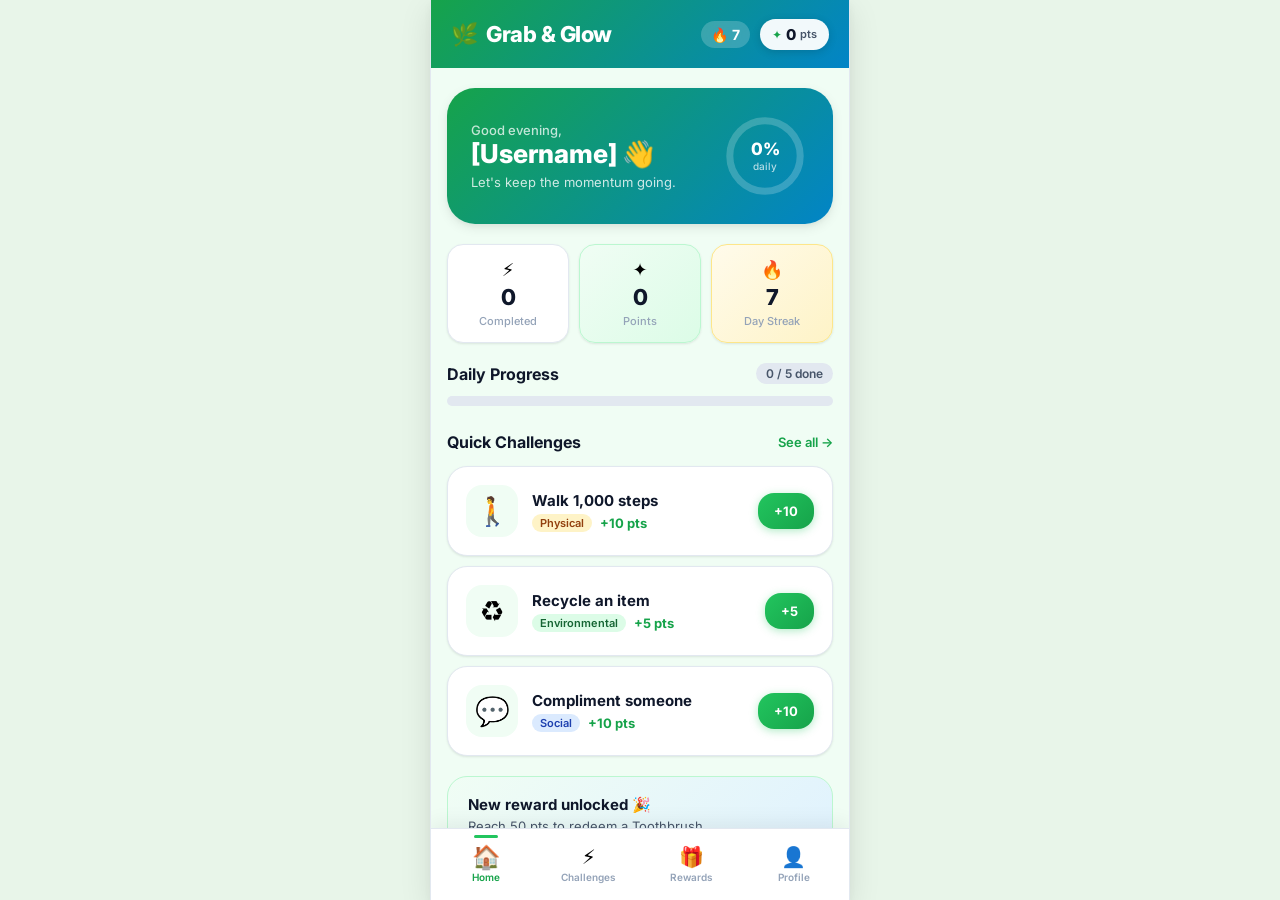
<file: index.html>
<!doctype html>
<html lang="en">
  <head>
    <meta charset="UTF-8" />
    <meta name="viewport" content="width=device-width, initial-scale=1.0" />
    <title>Grab & Glow</title>
    <link rel="stylesheet" href="style.css" />
    <link rel="preconnect" href="https://fonts.googleapis.com" />
    <link rel="preconnect" href="https://fonts.gstatic.com" crossorigin />
    <link href="https://fonts.googleapis.com/css2?family=Inter:wght@400;500;600;700;800&display=swap" rel="stylesheet" />
    <meta property="og:image" content="https://bolt.new/static/og_default.png">
    <meta name="twitter:card" content="summary_large_image">
    <meta name="twitter:image" content="https://bolt.new/static/og_default.png">
</head>
  <body>
    <div class="app-shell">

      <header class="app-header">
        <div class="header-inner">
          <div class="header-brand">
            <span class="brand-icon">🌿</span>
            <span class="brand-name">Grab & Glow</span>
          </div>
          <div class="header-right">
            <div class="streak-badge">
              <span class="streak-flame">🔥</span>
              <span class="streak-count" id="header-streak">7</span>
            </div>
            <div class="points-pill">
              <span class="points-icon">✦</span>
              <span id="header-points">0</span>
              <span class="points-label">pts</span>
            </div>
          </div>
        </div>
      </header>

      <main class="app-content">

        <section class="screen active" id="screen-home">
          <div class="screen-scroll">
            <div class="home-hero">
              <div class="hero-text">
                <p class="hero-greeting">Good morning,</p>
                <h1 class="hero-name"> [Username] 👋</h1>
                <p class="hero-sub">Let's keep the momentum going.</p>
              </div>
              <div class="hero-ring">
                <svg class="ring-svg" viewBox="0 0 100 100">
                  <circle class="ring-bg" cx="50" cy="50" r="40" />
                  <circle class="ring-fill" id="progress-ring" cx="50" cy="50" r="40" />
                </svg>
                <div class="ring-center">
                  <span class="ring-percent" id="ring-percent">0%</span>
                  <span class="ring-label">daily</span>
                </div>
              </div>
            </div>

            <div class="stats-row">
              <div class="stat-card">
                <span class="stat-icon">⚡</span>
                <span class="stat-value" id="stat-completed">0</span>
                <span class="stat-label">Completed</span>
              </div>
              <div class="stat-card accent-green">
                <span class="stat-icon">✦</span>
                <span class="stat-value" id="stat-points">0</span>
                <span class="stat-label">Points</span>
              </div>
              <div class="stat-card accent-amber">
                <span class="stat-icon">🔥</span>
                <span class="stat-value" id="stat-streak">7</span>
                <span class="stat-label">Day Streak</span>
              </div>
            </div>

            <div class="section-header">
              <h2 class="section-title">Daily Progress</h2>
              <span class="section-tag" id="home-progress-label">0 / 5 done</span>
            </div>
            <div class="progress-bar-wrap">
              <div class="progress-bar-track">
                <div class="progress-bar-fill" id="daily-progress-bar" style="width: 0%"></div>
              </div>
            </div>

            <div class="section-header" style="margin-top: 24px;">
              <h2 class="section-title">Quick Challenges</h2>
              <button class="link-btn" data-tab="challenges">See all →</button>
            </div>
            <div class="quick-challenges" id="quick-challenges"></div>

            <div class="home-banner">
              <div class="banner-content">
                <p class="banner-headline">New reward unlocked 🎉</p>
                <p class="banner-sub">Reach 50 pts to redeem a Toothbrush</p>
              </div>
            </div>
          </div>
        </section>

        <section class="screen" id="screen-challenges">
          <div class="screen-scroll">
            <div class="page-header">
              <h2 class="page-title">Challenges</h2>
              <p class="page-sub">Complete tasks to earn points</p>
            </div>
            <div class="filter-row">
              <button class="filter-btn active" data-filter="all">All</button>
              <button class="filter-btn" data-filter="Physical">Physical</button>
              <button class="filter-btn" data-filter="Social">Social</button>
              <button class="filter-btn" data-filter="Environmental">Environmental</button>
              <button class="filter-btn" data-filter="Mental">Mental</button>
            </div>
            <div class="challenges-list" id="challenges-list"></div>
          </div>
        </section>

        <section class="screen" id="screen-rewards">
          <div class="screen-scroll">
            <div class="page-header">
              <h2 class="page-title">Rewards</h2>
              <p class="page-sub">Redeem your hard earned points</p>
            </div>
            <div class="points-banner">
              <span class="pb-label">Your balance</span>
              <span class="pb-value"><span class="pb-icon">✦</span><span id="rewards-points">0</span> pts</span>
            </div>
            <div class="rewards-grid" id="rewards-list"></div>
          </div>
        </section>

        <section class="screen" id="screen-profile">
          <div class="screen-scroll">
            <div class="profile-hero">
              <div class="avatar-wrap">
                <div class="avatar">A</div>
                <div class="avatar-badge">🌿</div>
              </div>
              <h2 class="profile-name">[First Name, Last Name]</h2>
              <p class="profile-handle">@[username]</p>
              <div class="profile-level">
                <span class="level-badge">[Level]</span>
              </div>
            </div>

            <div class="profile-stats-grid">
              <div class="profile-stat">
                <span class="ps-value" id="profile-points">0</span>
                <span class="ps-label">Total Points</span>
              </div>
              <div class="profile-stat">
                <span class="ps-value" id="profile-streak">7</span>
                <span class="ps-label">Day Streak</span>
              </div>
              <div class="profile-stat">
                <span class="ps-value" id="profile-completed">0</span>
                <span class="ps-label">Completed</span>
              </div>
              <div class="profile-stat">
                <span class="ps-value" id="profile-redeemed">0</span>
                <span class="ps-label">Redeemed</span>
              </div>
            </div>

            <div class="section-header" style="margin-top: 24px;">
              <h2 class="section-title">Activity Log</h2>
            </div>
            <div class="activity-log" id="activity-log">
              <div class="activity-empty">
                <span class="activity-empty-icon">📋</span>
                <p>No activity yet. Start a challenge!</p>
              </div>
            </div>

            <div class="section-header" style="margin-top: 24px;">
              <h2 class="section-title">Achievements</h2>
            </div>
            <div class="achievements-row" id="achievements-row">
              <div class="achievement locked" data-ach="first-steps">
                <span class="ach-icon">🏃</span>
                <span class="ach-name">First Steps</span>
              </div>
              <div class="achievement locked" data-ach="green-start">
                <span class="ach-icon">♻️</span>
                <span class="ach-name">Green Start</span>
              </div>
              <div class="achievement locked" data-ach="social-spark">
                <span class="ach-icon">💬</span>
                <span class="ach-name">Social Spark</span>
              </div>
              <div class="achievement locked" data-ach="on-fire">
                <span class="ach-icon">🔥</span>
                <span class="ach-name">On Fire</span>
              </div>
            </div>
          </div>
        </section>

      </main>

      <nav class="bottom-nav">
        <button class="nav-btn active" data-tab="home">
          <span class="nav-icon">🏠</span>
          <span class="nav-label">Home</span>
        </button>
        <button class="nav-btn" data-tab="challenges">
          <span class="nav-icon">⚡</span>
          <span class="nav-label">Challenges</span>
        </button>
        <button class="nav-btn" data-tab="rewards">
          <span class="nav-icon">🎁</span>
          <span class="nav-label">Rewards</span>
        </button>
        <button class="nav-btn" data-tab="profile">
          <span class="nav-icon">👤</span>
          <span class="nav-label">Profile</span>
        </button>
      </nav>

    </div>

    <div class="toast-container" id="toast-container"></div>

    <div class="modal-overlay" id="modal-overlay">
      <div class="modal-card" id="modal-card">
        <div class="modal-icon" id="modal-icon">🎉</div>
        <h3 class="modal-title" id="modal-title">Challenge Complete!</h3>
        <p class="modal-body" id="modal-body">You earned 10 points.</p>
        <button class="modal-btn" id="modal-close">Awesome!</button>
      </div>
    </div>

    <script src="script.js"></script>
  </body>
</html>
</file>
<file: style.css>
*, *::before, *::after {
  box-sizing: border-box;
  margin: 0;
  padding: 0;
}

:root {
  --primary: #22c55e;
  --primary-dark: #16a34a;
  --primary-light: #bbf7d0;
  --secondary: #0ea5e9;
  --secondary-light: #bae6fd;
  --accent: #f59e0b;
  --accent-light: #fde68a;
  --error: #ef4444;
  --error-light: #fee2e2;
  --success: #22c55e;

  --bg: #f0fdf4;
  --surface: #ffffff;
  --surface-2: #f8fafc;
  --border: #e2e8f0;
  --text-primary: #0f172a;
  --text-secondary: #475569;
  --text-muted: #94a3b8;

  --radius-sm: 10px;
  --radius-md: 16px;
  --radius-lg: 20px;
  --radius-xl: 28px;
  --radius-full: 9999px;

  --shadow-sm: 0 1px 3px rgba(0,0,0,0.06), 0 1px 2px rgba(0,0,0,0.04);
  --shadow-md: 0 4px 12px rgba(0,0,0,0.08), 0 2px 4px rgba(0,0,0,0.04);
  --shadow-lg: 0 10px 30px rgba(0,0,0,0.1), 0 4px 8px rgba(0,0,0,0.04);

  --header-h: 68px;
  --nav-h: 72px;

  font-family: 'Inter', system-ui, -apple-system, sans-serif;
  -webkit-font-smoothing: antialiased;
}

html, body {
  height: 100%;
  background: #e8f5e9;
}

body {
  display: flex;
  justify-content: center;
  align-items: flex-start;
}

.app-shell {
  position: relative;
  width: 100%;
  max-width: 420px;
  min-height: 100dvh;
  background: var(--bg);
  display: flex;
  flex-direction: column;
  overflow: hidden;
}

@media (min-width: 421px) {
  .app-shell {
    box-shadow: var(--shadow-lg);
    border-left: 1px solid var(--border);
    border-right: 1px solid var(--border);
  }
}

/* ── HEADER ─────────────────────────────────────────────── */

.app-header {
  position: sticky;
  top: 0;
  z-index: 50;
  height: var(--header-h);
  background: linear-gradient(135deg, #16a34a 0%, #0284c7 100%);
  padding: 0 20px;
  flex-shrink: 0;
}

.header-inner {
  height: 100%;
  display: flex;
  align-items: center;
  justify-content: space-between;
}

.header-brand {
  display: flex;
  align-items: center;
  gap: 8px;
}

.brand-icon {
  font-size: 22px;
}

.brand-name {
  font-size: 22px;
  font-weight: 800;
  color: #ffffff;
  letter-spacing: -0.5px;
}

.header-right {
  display: flex;
  align-items: center;
  gap: 10px;
}

.streak-badge {
  display: flex;
  align-items: center;
  gap: 4px;
  background: rgba(255,255,255,0.2);
  padding: 5px 10px;
  border-radius: var(--radius-full);
  backdrop-filter: blur(8px);
}

.streak-flame {
  font-size: 14px;
}

.streak-count {
  font-size: 14px;
  font-weight: 700;
  color: #ffffff;
}

.points-pill {
  display: flex;
  align-items: center;
  gap: 4px;
  background: rgba(255,255,255,0.95);
  padding: 6px 12px;
  border-radius: var(--radius-full);
  box-shadow: 0 2px 8px rgba(0,0,0,0.15);
}

.points-icon {
  font-size: 12px;
  color: var(--primary-dark);
}

.points-pill span#header-points {
  font-size: 15px;
  font-weight: 800;
  color: var(--text-primary);
  transition: all 0.3s ease;
}

.points-label {
  font-size: 11px;
  font-weight: 600;
  color: var(--text-secondary);
}

/* ── MAIN CONTENT ────────────────────────────────────────── */

.app-content {
  flex: 1;
  position: relative;
  overflow: hidden;
}

.screen {
  position: absolute;
  inset: 0;
  opacity: 0;
  pointer-events: none;
  transform: translateY(12px);
  transition: opacity 0.25s ease, transform 0.25s ease;
}

.screen.active {
  opacity: 1;
  pointer-events: all;
  transform: translateY(0);
}

.screen-scroll {
  height: 100%;
  overflow-y: auto;
  overflow-x: hidden;
  padding: 20px 16px calc(var(--nav-h) + 20px);
  -webkit-overflow-scrolling: touch;
  scrollbar-width: none;
}

.screen-scroll::-webkit-scrollbar {
  display: none;
}

/* ── HOME SCREEN ─────────────────────────────────────────── */

.home-hero {
  background: linear-gradient(135deg, #16a34a 0%, #0284c7 100%);
  border-radius: var(--radius-xl);
  padding: 24px;
  display: flex;
  justify-content: space-between;
  align-items: center;
  margin-bottom: 20px;
  box-shadow: var(--shadow-md);
}

.hero-greeting {
  font-size: 13px;
  color: rgba(255,255,255,0.75);
  font-weight: 500;
  margin-bottom: 2px;
}

.hero-name {
  font-size: 26px;
  font-weight: 800;
  color: #ffffff;
  line-height: 1.1;
  margin-bottom: 6px;
}

.hero-sub {
  font-size: 13px;
  color: rgba(255,255,255,0.8);
  font-weight: 400;
}

.hero-ring {
  position: relative;
  width: 88px;
  height: 88px;
  flex-shrink: 0;
}

.ring-svg {
  width: 88px;
  height: 88px;
  transform: rotate(-90deg);
}

.ring-bg {
  fill: none;
  stroke: rgba(255,255,255,0.2);
  stroke-width: 8;
}

.ring-fill {
  fill: none;
  stroke: #ffffff;
  stroke-width: 8;
  stroke-linecap: round;
  stroke-dasharray: 251.2;
  stroke-dashoffset: 251.2;
  transition: stroke-dashoffset 0.6s cubic-bezier(0.34, 1.56, 0.64, 1);
}

.ring-center {
  position: absolute;
  inset: 0;
  display: flex;
  flex-direction: column;
  align-items: center;
  justify-content: center;
}

.ring-percent {
  font-size: 17px;
  font-weight: 800;
  color: #ffffff;
  line-height: 1;
}

.ring-label {
  font-size: 10px;
  color: rgba(255,255,255,0.7);
  font-weight: 500;
  margin-top: 2px;
}

.stats-row {
  display: grid;
  grid-template-columns: repeat(3, 1fr);
  gap: 10px;
  margin-bottom: 20px;
}

.stat-card {
  background: var(--surface);
  border-radius: var(--radius-md);
  padding: 14px 10px;
  display: flex;
  flex-direction: column;
  align-items: center;
  gap: 4px;
  box-shadow: var(--shadow-sm);
  border: 1px solid var(--border);
  transition: transform 0.15s ease, box-shadow 0.15s ease;
}

.stat-card:hover {
  transform: translateY(-2px);
  box-shadow: var(--shadow-md);
}

.stat-card.accent-green {
  background: linear-gradient(135deg, #f0fdf4, #dcfce7);
  border-color: #bbf7d0;
}

.stat-card.accent-amber {
  background: linear-gradient(135deg, #fffbeb, #fef3c7);
  border-color: #fde68a;
}

.stat-icon {
  font-size: 18px;
}

.stat-value {
  font-size: 22px;
  font-weight: 800;
  color: var(--text-primary);
  transition: all 0.3s ease;
}

.stat-label {
  font-size: 11px;
  color: var(--text-muted);
  font-weight: 500;
}

.section-header {
  display: flex;
  align-items: center;
  justify-content: space-between;
  margin-bottom: 12px;
}

.section-title {
  font-size: 16px;
  font-weight: 700;
  color: var(--text-primary);
}

.section-tag {
  font-size: 12px;
  font-weight: 600;
  color: var(--text-secondary);
  background: var(--border);
  padding: 3px 10px;
  border-radius: var(--radius-full);
}

.link-btn {
  background: none;
  border: none;
  cursor: pointer;
  font-size: 13px;
  font-weight: 600;
  color: var(--primary-dark);
  padding: 4px 0;
  font-family: inherit;
  transition: opacity 0.15s ease;
}

.link-btn:hover {
  opacity: 0.7;
}

.progress-bar-wrap {
  margin-bottom: 8px;
}

.progress-bar-track {
  height: 10px;
  background: var(--border);
  border-radius: var(--radius-full);
  overflow: hidden;
}

.progress-bar-fill {
  height: 100%;
  background: linear-gradient(90deg, var(--primary), var(--secondary));
  border-radius: var(--radius-full);
  transition: width 0.5s cubic-bezier(0.34, 1.56, 0.64, 1);
}

.quick-challenges {
  display: flex;
  flex-direction: column;
  gap: 10px;
  margin-bottom: 20px;
}

.home-banner {
  background: linear-gradient(135deg, #f0fdf4, #e0f2fe);
  border-radius: var(--radius-lg);
  padding: 18px 20px;
  border: 1px solid #bbf7d0;
  margin-bottom: 8px;
}

.banner-headline {
  font-size: 15px;
  font-weight: 700;
  color: var(--text-primary);
  margin-bottom: 4px;
}

.banner-sub {
  font-size: 13px;
  color: var(--text-secondary);
}

/* ── CHALLENGES SCREEN ───────────────────────────────────── */

.page-header {
  margin-bottom: 16px;
}

.page-title {
  font-size: 24px;
  font-weight: 800;
  color: var(--text-primary);
  margin-bottom: 2px;
}

.page-sub {
  font-size: 14px;
  color: var(--text-muted);
}

.filter-row {
  display: flex;
  gap: 8px;
  overflow-x: auto;
  padding-bottom: 4px;
  margin-bottom: 16px;
  scrollbar-width: none;
}

.filter-row::-webkit-scrollbar {
  display: none;
}

.filter-btn {
  flex-shrink: 0;
  background: var(--surface);
  border: 1.5px solid var(--border);
  border-radius: var(--radius-full);
  padding: 7px 16px;
  font-size: 13px;
  font-weight: 600;
  color: var(--text-secondary);
  cursor: pointer;
  font-family: inherit;
  transition: all 0.2s ease;
  white-space: nowrap;
}

.filter-btn:hover {
  border-color: var(--primary);
  color: var(--primary-dark);
}

.filter-btn.active {
  background: var(--primary);
  border-color: var(--primary);
  color: #ffffff;
}

.challenges-list {
  display: flex;
  flex-direction: column;
  gap: 12px;
}

.challenge-card {
  background: var(--surface);
  border-radius: var(--radius-lg);
  padding: 18px;
  box-shadow: var(--shadow-sm);
  border: 1px solid var(--border);
  display: flex;
  align-items: center;
  gap: 14px;
  transition: transform 0.15s ease, box-shadow 0.15s ease;
}

.challenge-card:hover {
  transform: translateY(-2px);
  box-shadow: var(--shadow-md);
}

.challenge-card.completed {
  opacity: 0.55;
}

.challenge-emoji {
  font-size: 28px;
  width: 52px;
  height: 52px;
  display: flex;
  align-items: center;
  justify-content: center;
  background: var(--bg);
  border-radius: var(--radius-md);
  flex-shrink: 0;
}

.challenge-info {
  flex: 1;
  min-width: 0;
}

.challenge-title {
  font-size: 15px;
  font-weight: 700;
  color: var(--text-primary);
  margin-bottom: 4px;
  white-space: nowrap;
  overflow: hidden;
  text-overflow: ellipsis;
}

.challenge-meta {
  display: flex;
  align-items: center;
  gap: 8px;
}

.category-tag {
  font-size: 11px;
  font-weight: 600;
  padding: 2px 8px;
  border-radius: var(--radius-full);
}

.category-tag.Physical {
  background: #fef3c7;
  color: #92400e;
}

.category-tag.Social {
  background: #dbeafe;
  color: #1e40af;
}

.category-tag.Environmental {
  background: #dcfce7;
  color: #166534;
}

.category-tag.Mental {
  background: #fce7f3;
  color: #9d174d;
}

.challenge-pts {
  font-size: 13px;
  font-weight: 700;
  color: var(--primary-dark);
}

.challenge-action {
  flex-shrink: 0;
}

.complete-btn {
  background: linear-gradient(135deg, var(--primary), #16a34a);
  color: #ffffff;
  border: none;
  border-radius: var(--radius-md);
  padding: 10px 16px;
  font-size: 13px;
  font-weight: 700;
  cursor: pointer;
  font-family: inherit;
  transition: all 0.2s ease;
  box-shadow: 0 2px 8px rgba(34,197,94,0.35);
  white-space: nowrap;
}

.complete-btn:hover {
  transform: scale(1.04);
  box-shadow: 0 4px 14px rgba(34,197,94,0.45);
}

.complete-btn:active {
  transform: scale(0.97);
}

.complete-btn.done {
  background: var(--border);
  color: var(--text-muted);
  box-shadow: none;
  pointer-events: none;
}

/* ── REWARDS SCREEN ──────────────────────────────────────── */

.points-banner {
  background: linear-gradient(135deg, #16a34a 0%, #0284c7 100%);
  border-radius: var(--radius-lg);
  padding: 18px 20px;
  display: flex;
  align-items: center;
  justify-content: space-between;
  margin-bottom: 20px;
  box-shadow: var(--shadow-md);
}

.pb-label {
  font-size: 13px;
  color: rgba(255,255,255,0.8);
  font-weight: 500;
}

.pb-value {
  font-size: 22px;
  font-weight: 800;
  color: #ffffff;
  display: flex;
  align-items: center;
  gap: 6px;
}

.pb-icon {
  font-size: 16px;
  opacity: 0.8;
}

.rewards-grid {
  display: flex;
  flex-direction: column;
  gap: 12px;
}

.reward-card {
  background: var(--surface);
  border-radius: var(--radius-lg);
  padding: 18px;
  box-shadow: var(--shadow-sm);
  border: 1px solid var(--border);
  display: flex;
  align-items: center;
  gap: 14px;
  transition: transform 0.15s ease, box-shadow 0.15s ease;
}

.reward-card:hover {
  transform: translateY(-2px);
  box-shadow: var(--shadow-md);
}

.reward-emoji {
  font-size: 30px;
  width: 56px;
  height: 56px;
  display: flex;
  align-items: center;
  justify-content: center;
  background: linear-gradient(135deg, #f0fdf4, #e0f2fe);
  border-radius: var(--radius-md);
  flex-shrink: 0;
}

.reward-info {
  flex: 1;
}

.reward-name {
  font-size: 16px;
  font-weight: 700;
  color: var(--text-primary);
  margin-bottom: 4px;
}

.reward-desc {
  font-size: 12px;
  color: var(--text-muted);
  margin-bottom: 6px;
}

.reward-cost {
  display: inline-flex;
  align-items: center;
  gap: 4px;
  font-size: 13px;
  font-weight: 700;
  color: var(--primary-dark);
  background: var(--primary-light);
  padding: 3px 10px;
  border-radius: var(--radius-full);
}

.redeem-btn {
  background: linear-gradient(135deg, var(--accent), #d97706);
  color: #ffffff;
  border: none;
  border-radius: var(--radius-md);
  padding: 10px 16px;
  font-size: 13px;
  font-weight: 700;
  cursor: pointer;
  font-family: inherit;
  transition: all 0.2s ease;
  box-shadow: 0 2px 8px rgba(245,158,11,0.35);
  white-space: nowrap;
  flex-shrink: 0;
}

.redeem-btn:hover {
  transform: scale(1.04);
  box-shadow: 0 4px 14px rgba(245,158,11,0.45);
}

.redeem-btn:active {
  transform: scale(0.97);
}

.redeem-btn:disabled {
  background: var(--border);
  color: var(--text-muted);
  box-shadow: none;
  cursor: not-allowed;
  transform: none;
}

/* ── PROFILE SCREEN ──────────────────────────────────────── */

.profile-hero {
  background: linear-gradient(135deg, #16a34a 0%, #0284c7 100%);
  border-radius: var(--radius-xl);
  padding: 28px 20px;
  display: flex;
  flex-direction: column;
  align-items: center;
  gap: 8px;
  margin-bottom: 20px;
  box-shadow: var(--shadow-md);
}

.avatar-wrap {
  position: relative;
  margin-bottom: 4px;
}

.avatar {
  width: 72px;
  height: 72px;
  border-radius: var(--radius-full);
  background: rgba(255,255,255,0.25);
  display: flex;
  align-items: center;
  justify-content: center;
  font-size: 28px;
  font-weight: 800;
  color: #ffffff;
  border: 3px solid rgba(255,255,255,0.6);
}

.avatar-badge {
  position: absolute;
  bottom: -2px;
  right: -2px;
  width: 26px;
  height: 26px;
  border-radius: var(--radius-full);
  background: #ffffff;
  display: flex;
  align-items: center;
  justify-content: center;
  font-size: 14px;
  box-shadow: var(--shadow-sm);
}

.profile-name {
  font-size: 20px;
  font-weight: 800;
  color: #ffffff;
}

.profile-handle {
  font-size: 13px;
  color: rgba(255,255,255,0.75);
}

.profile-level {
  margin-top: 4px;
}

.level-badge {
  background: rgba(255,255,255,0.2);
  color: #ffffff;
  padding: 4px 14px;
  border-radius: var(--radius-full);
  font-size: 12px;
  font-weight: 700;
  backdrop-filter: blur(8px);
  border: 1px solid rgba(255,255,255,0.3);
}

.profile-stats-grid {
  display: grid;
  grid-template-columns: repeat(2, 1fr);
  gap: 10px;
  margin-bottom: 4px;
}

.profile-stat {
  background: var(--surface);
  border-radius: var(--radius-md);
  padding: 16px;
  display: flex;
  flex-direction: column;
  align-items: center;
  gap: 4px;
  box-shadow: var(--shadow-sm);
  border: 1px solid var(--border);
}

.ps-value {
  font-size: 26px;
  font-weight: 800;
  color: var(--text-primary);
  transition: all 0.3s ease;
}

.ps-label {
  font-size: 12px;
  color: var(--text-muted);
  font-weight: 500;
}

.activity-log {
  display: flex;
  flex-direction: column;
  gap: 8px;
  margin-bottom: 8px;
}

.activity-empty {
  display: flex;
  flex-direction: column;
  align-items: center;
  gap: 8px;
  padding: 28px 20px;
  background: var(--surface);
  border-radius: var(--radius-lg);
  border: 1px dashed var(--border);
}

.activity-empty-icon {
  font-size: 28px;
}

.activity-empty p {
  font-size: 13px;
  color: var(--text-muted);
  text-align: center;
}

.activity-item {
  background: var(--surface);
  border-radius: var(--radius-md);
  padding: 12px 16px;
  display: flex;
  align-items: center;
  gap: 12px;
  box-shadow: var(--shadow-sm);
  border: 1px solid var(--border);
  animation: slideIn 0.3s ease;
}

@keyframes slideIn {
  from {
    opacity: 0;
    transform: translateX(-12px);
  }
  to {
    opacity: 1;
    transform: translateX(0);
  }
}

.activity-dot {
  width: 10px;
  height: 10px;
  border-radius: var(--radius-full);
  background: var(--primary);
  flex-shrink: 0;
}

.activity-dot.redeem {
  background: var(--accent);
}

.activity-text {
  flex: 1;
  font-size: 13px;
  color: var(--text-secondary);
}

.activity-pts {
  font-size: 13px;
  font-weight: 700;
}

.activity-pts.earn {
  color: var(--primary-dark);
}

.activity-pts.spend {
  color: var(--error);
}

.achievements-row {
  display: grid;
  grid-template-columns: repeat(2, 1fr);
  gap: 10px;
  margin-bottom: 8px;
}

.achievement {
  background: var(--surface);
  border-radius: var(--radius-md);
  padding: 16px 12px;
  display: flex;
  flex-direction: column;
  align-items: center;
  gap: 6px;
  box-shadow: var(--shadow-sm);
  border: 1px solid var(--border);
  transition: all 0.3s ease;
}

.achievement.locked {
  opacity: 0.45;
  filter: grayscale(0.6);
}

.achievement.unlocked {
  background: linear-gradient(135deg, #f0fdf4, #e0f2fe);
  border-color: #bbf7d0;
  opacity: 1;
  filter: none;
}

.ach-icon {
  font-size: 26px;
}

.ach-name {
  font-size: 12px;
  font-weight: 600;
  color: var(--text-secondary);
  text-align: center;
}

/* ── BOTTOM NAV ──────────────────────────────────────────── */

.bottom-nav {
  position: sticky;
  bottom: 0;
  z-index: 50;
  height: var(--nav-h);
  background: var(--surface);
  border-top: 1px solid var(--border);
  display: grid;
  grid-template-columns: repeat(4, 1fr);
  padding: 0 4px;
  box-shadow: 0 -4px 20px rgba(0,0,0,0.07);
  flex-shrink: 0;
}

.nav-btn {
  background: none;
  border: none;
  cursor: pointer;
  display: flex;
  flex-direction: column;
  align-items: center;
  justify-content: center;
  gap: 4px;
  padding: 8px 4px;
  border-radius: var(--radius-md);
  transition: all 0.2s ease;
  font-family: inherit;
  position: relative;
}

.nav-btn::before {
  content: '';
  position: absolute;
  top: 6px;
  left: 50%;
  transform: translateX(-50%);
  width: 0;
  height: 3px;
  background: var(--primary);
  border-radius: var(--radius-full);
  transition: width 0.25s cubic-bezier(0.34, 1.56, 0.64, 1);
}

.nav-btn.active::before {
  width: 24px;
}

.nav-icon {
  font-size: 20px;
  line-height: 1;
  transition: transform 0.2s cubic-bezier(0.34, 1.56, 0.64, 1);
}

.nav-btn.active .nav-icon {
  transform: scale(1.15);
}

.nav-label {
  font-size: 10px;
  font-weight: 600;
  color: var(--text-muted);
  transition: color 0.2s ease;
}

.nav-btn.active .nav-label {
  color: var(--primary-dark);
}

/* ── TOAST ───────────────────────────────────────────────── */

.toast-container {
  position: fixed;
  top: 84px;
  left: 50%;
  transform: translateX(-50%);
  z-index: 200;
  display: flex;
  flex-direction: column;
  gap: 8px;
  pointer-events: none;
  width: calc(100% - 32px);
  max-width: 388px;
}

.toast {
  background: var(--text-primary);
  color: #ffffff;
  padding: 12px 18px;
  border-radius: var(--radius-full);
  font-size: 14px;
  font-weight: 600;
  box-shadow: var(--shadow-lg);
  display: flex;
  align-items: center;
  gap: 8px;
  animation: toastIn 0.35s cubic-bezier(0.34, 1.56, 0.64, 1) forwards;
  pointer-events: all;
}

.toast.error {
  background: var(--error);
}

.toast.success {
  background: var(--primary-dark);
}

@keyframes toastIn {
  from {
    opacity: 0;
    transform: translateY(-12px) scale(0.92);
  }
  to {
    opacity: 1;
    transform: translateY(0) scale(1);
  }
}

@keyframes toastOut {
  to {
    opacity: 0;
    transform: translateY(-8px) scale(0.95);
  }
}

/* ── MODAL ───────────────────────────────────────────────── */

.modal-overlay {
  position: fixed;
  inset: 0;
  background: rgba(15,23,42,0.55);
  backdrop-filter: blur(4px);
  z-index: 300;
  display: flex;
  align-items: center;
  justify-content: center;
  padding: 24px;
  opacity: 0;
  pointer-events: none;
  transition: opacity 0.25s ease;
}

.modal-overlay.visible {
  opacity: 1;
  pointer-events: all;
}

.modal-card {
  background: var(--surface);
  border-radius: var(--radius-xl);
  padding: 32px 28px;
  width: 100%;
  max-width: 320px;
  text-align: center;
  box-shadow: var(--shadow-lg);
  transform: scale(0.88) translateY(20px);
  transition: transform 0.35s cubic-bezier(0.34, 1.56, 0.64, 1);
}

.modal-overlay.visible .modal-card {
  transform: scale(1) translateY(0);
}

.modal-icon {
  font-size: 52px;
  margin-bottom: 14px;
  display: block;
  animation: bounceIn 0.5s cubic-bezier(0.34, 1.56, 0.64, 1);
}

@keyframes bounceIn {
  from {
    transform: scale(0.4);
    opacity: 0;
  }
  to {
    transform: scale(1);
    opacity: 1;
  }
}

.modal-title {
  font-size: 20px;
  font-weight: 800;
  color: var(--text-primary);
  margin-bottom: 8px;
}

.modal-body {
  font-size: 14px;
  color: var(--text-secondary);
  line-height: 1.5;
  margin-bottom: 24px;
}

.modal-btn {
  background: linear-gradient(135deg, var(--primary), var(--primary-dark));
  color: #ffffff;
  border: none;
  border-radius: var(--radius-full);
  padding: 14px 36px;
  font-size: 15px;
  font-weight: 700;
  cursor: pointer;
  font-family: inherit;
  transition: all 0.2s ease;
  box-shadow: 0 4px 14px rgba(34,197,94,0.35);
}

.modal-btn:hover {
  transform: scale(1.03);
  box-shadow: 0 6px 20px rgba(34,197,94,0.45);
}

.modal-btn:active {
  transform: scale(0.98);
}

/* ── POINTS BURST ANIMATION ──────────────────────────────── */

@keyframes pointsBurst {
  0% {
    opacity: 1;
    transform: translateY(0) scale(1);
  }
  100% {
    opacity: 0;
    transform: translateY(-40px) scale(1.4);
  }
}

.points-burst {
  position: fixed;
  font-size: 18px;
  font-weight: 800;
  color: var(--primary-dark);
  pointer-events: none;
  z-index: 500;
  animation: pointsBurst 0.7s ease forwards;
}

/* ── PULSE ANIMATION ─────────────────────────────────────── */

@keyframes pulse {
  0%, 100% { transform: scale(1); }
  50% { transform: scale(1.08); }
}

.stat-value.pulse {
  animation: pulse 0.4s ease;
}
</file>
